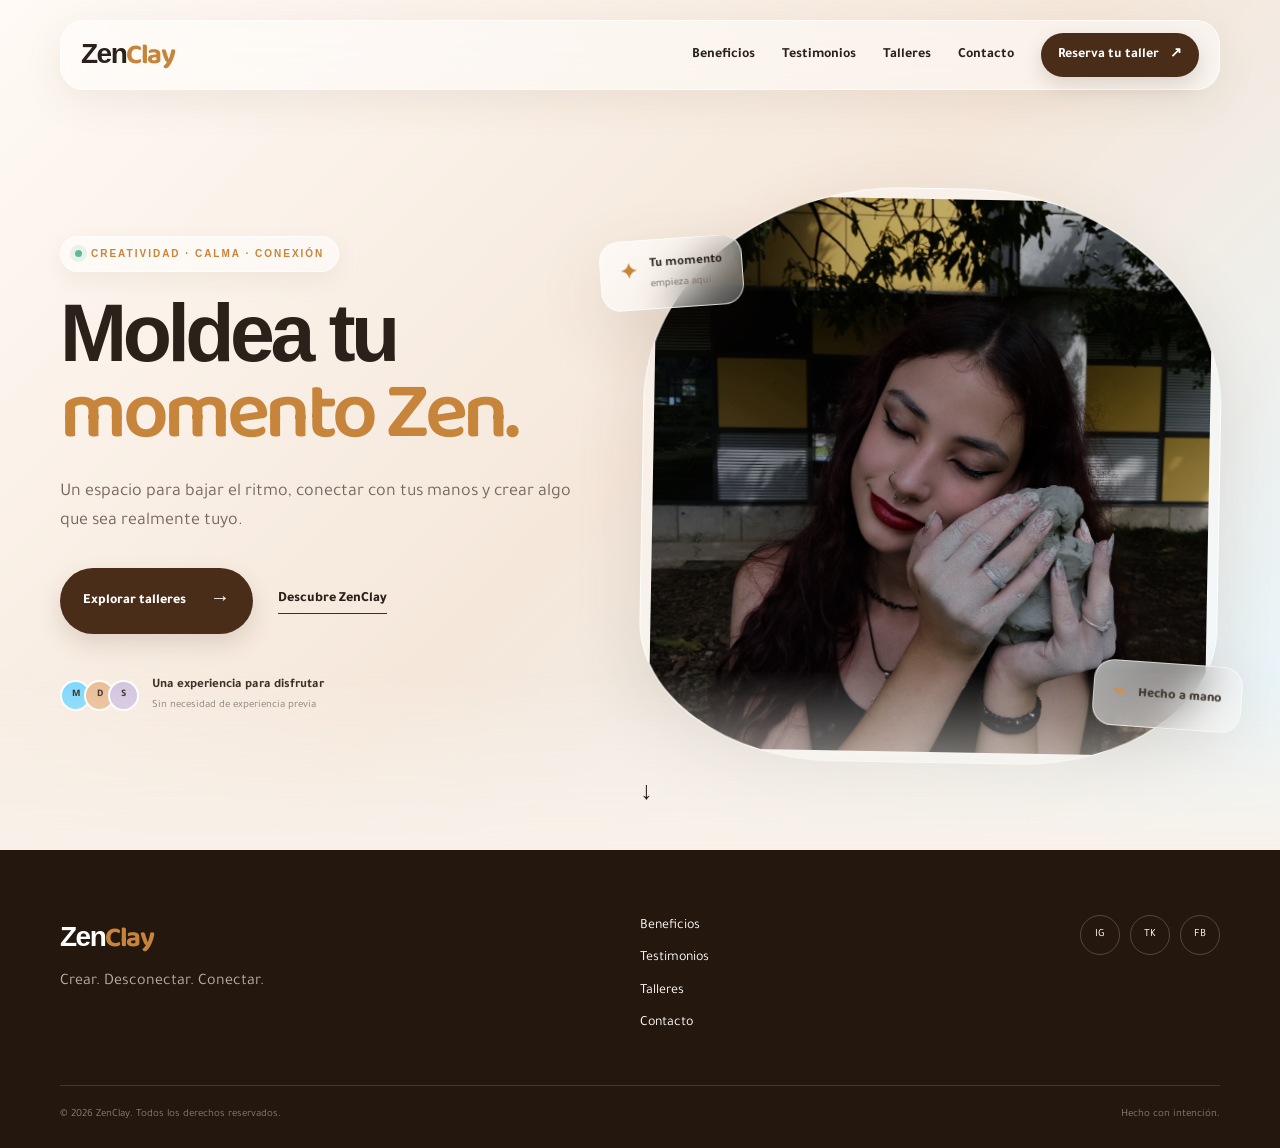
<file: index.html>
<!DOCTYPE html>
<html lang="es">
<head>
<meta charset="UTF-8"><meta name="viewport" content="width=device-width,initial-scale=1.0"><meta name="description" content="ZenClay — creatividad, calma y conexión a través de la arcilla."><meta name="theme-color" content="#4A2D18"><title>ZenClay | Crea tu momento Zen</title>
<link rel="preconnect" href="https://fonts.googleapis.com"><link rel="preconnect" href="https://fonts.gstatic.com" crossorigin><link href="https://fonts.googleapis.com/css2?family=Baloo+2:wght@500;600;700&family=SN+Pro:wght@400;500;600;700;800&family=Tajawal:wght@400;500;600;700&display=swap" rel="stylesheet"><link rel="stylesheet" href="styles.css"><link rel="stylesheet" href="pages.css">
</head>
<body><div class="ambient ambient-a"></div><div class="ambient ambient-b"></div><div class="ambient ambient-c"></div>
<header class="site-header"><nav class="nav container glass-nav"><a class="brand" href="index.html">Zen<span>Clay</span></a><button class="menu-toggle" aria-label="Abrir menú" aria-expanded="false"><span></span><span></span><span></span></button><div class="nav-links"><a href="beneficios.html">Beneficios</a><a href="testimonios.html">Testimonios</a><a href="talleres.html">Talleres</a><a href="contacto.html">Contacto</a><a class="nav-cta" href="https://docs.google.com/forms/d/e/1FAIpQLSdx0gw2LpzqbphvVLZJPczEP9-sL0578Ajd04peXm9g1NXulw/viewform" target="_blank" rel="noopener noreferrer">Reserva tu taller <span>↗</span></a></div></nav></header>
<main>
<section class="hero"><div class="container hero-grid"><div class="hero-copy reveal"><div class="glass-pill"><i></i> CREATIVIDAD · CALMA · CONEXIÓN</div><h1>Moldea tu <em>momento Zen.</em></h1><p class="hero-text">Un espacio para bajar el ritmo, conectar con tus manos y crear algo que sea realmente tuyo.</p><div class="hero-actions"><a class="button button-primary" href="talleres.html">Explorar talleres <span>→</span></a><a class="text-link" href="beneficios.html">Descubre ZenClay</a></div><div class="hero-trust"><div class="mini-avatars"><span>M</span><span>D</span><span>S</span></div><div><strong>Una experiencia para disfrutar</strong><small>Sin necesidad de experiencia previa</small></div></div></div><div class="hero-visual reveal delay-1"><div class="hero-photo glass-frame"><img src="fotos-20260903T170916Z-1-001/fotos/IMG_20250928_144037.jpg" alt="Experiencia ZenClay" fetchpriority="high"></div><div class="floating-card glass-card card-top"><b>✦</b><div><strong>Tu momento</strong><small>empieza aquí.</small></div></div><div class="floating-card glass-card card-bottom"><b>⌁</b> Hecho a mano</div></div></div><a class="scroll-indicator" href="talleres.html">↓</a></section>
</main>
<footer class="footer"><div class="container footer-main"><div><a class="brand footer-brand" href="index.html">Zen<span>Clay</span></a><p>Crear. Desconectar. Conectar.</p></div><div class="footer-links"><a href="beneficios.html">Beneficios</a><a href="testimonios.html">Testimonios</a><a href="talleres.html">Talleres</a><a href="contacto.html">Contacto</a></div><div class="socials"><a href="#" aria-label="Instagram">IG</a><a href="#" aria-label="TikTok">TK</a><a href="#" aria-label="Facebook">FB</a></div></div><div class="container footer-bottom"><span>© 2026 ZenClay. Todos los derechos reservados.</span><span>Hecho con intención.</span></div></footer>
<script src="script.js"></script></body></html>
</file>
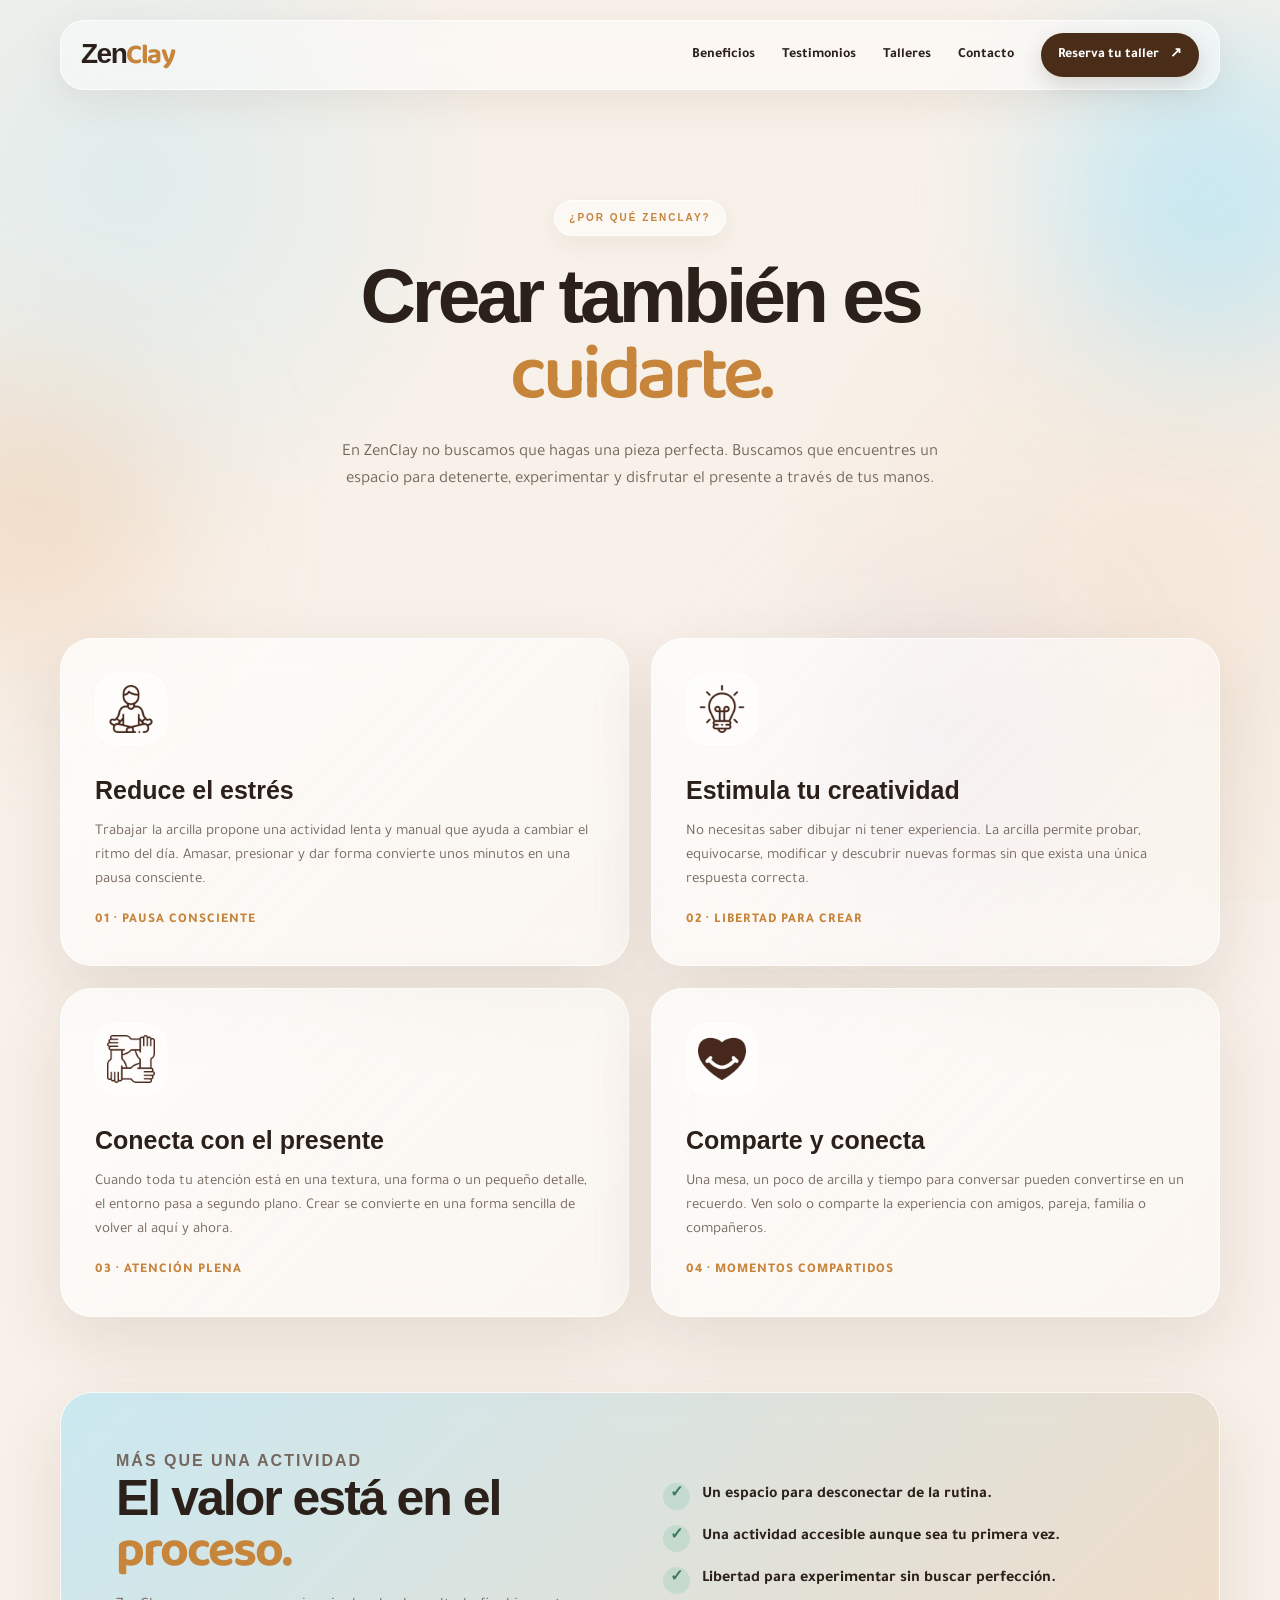
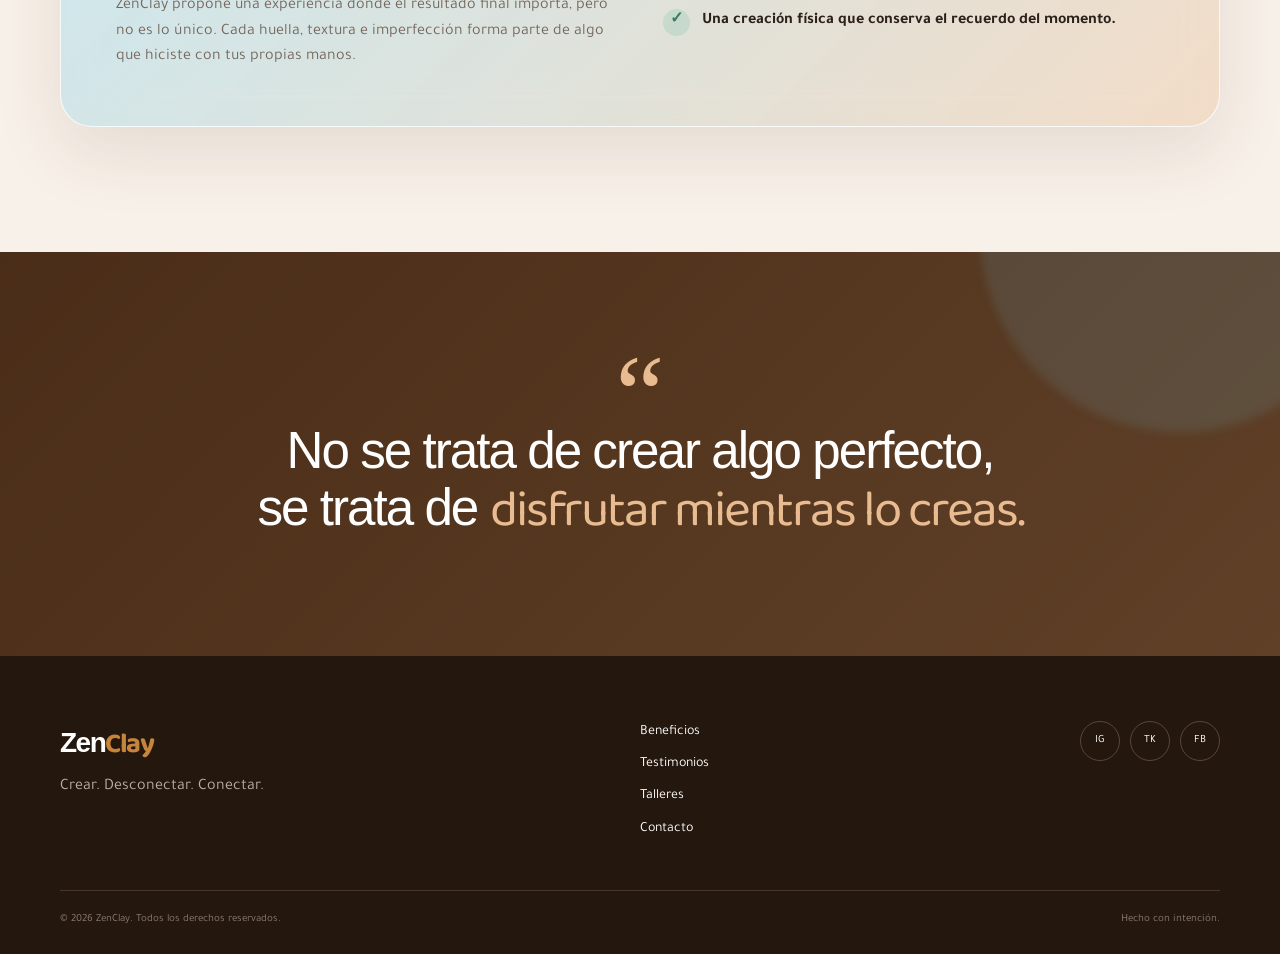
<file: beneficios.html>
<!DOCTYPE html>
<html lang="es">
<head>
<meta charset="UTF-8"><meta name="viewport" content="width=device-width,initial-scale=1.0"><meta name="description" content="Descubre cómo crear con arcilla puede convertirse en una pausa para ti."><title>ZenClay | Beneficios</title>
<link rel="preconnect" href="https://fonts.googleapis.com"><link rel="preconnect" href="https://fonts.gstatic.com" crossorigin><link href="https://fonts.googleapis.com/css2?family=Baloo+2:wght@500;600;700&family=SN+Pro:wght@400;500;600;700;800&family=Tajawal:wght@400;500;600;700&display=swap" rel="stylesheet"><link rel="stylesheet" href="styles.css"><link rel="stylesheet" href="pages.css">
</head><body><div class="ambient ambient-a"></div><div class="ambient ambient-b"></div><div class="ambient ambient-c"></div>
<header class="site-header"><nav class="nav container glass-nav"><a class="brand" href="index.html">Zen<span>Clay</span></a><button class="menu-toggle" aria-label="Abrir menú" aria-expanded="false"><span></span><span></span><span></span></button><div class="nav-links"><a class="active" href="beneficios.html">Beneficios</a><a href="testimonios.html">Testimonios</a><a href="talleres.html">Talleres</a><a href="contacto.html">Contacto</a><a class="nav-cta" href="https://docs.google.com/forms/d/e/1FAIpQLSdx0gw2LpzqbphvVLZJPczEP9-sL0578Ajd04peXm9g1NXulw/viewform" target="_blank" rel="noopener noreferrer">Reserva tu taller <span>↗</span></a></div></nav></header>
<main class="page-main">
<section class="page-hero"><div class="container"><div class="section-heading centered reveal"><div class="glass-pill">¿POR QUÉ ZENCLAY?</div><h1>Crear también es <em>cuidarte.</em></h1><p>En ZenClay no buscamos que hagas una pieza perfecta. Buscamos que encuentres un espacio para detenerte, experimentar y disfrutar el presente a través de tus manos.</p></div></div></section>
<section class="section" style="padding-top:20px"><div class="container"><div class="info-grid">
<article class="info-card glass-panel reveal"><div class="big-icon"><img src="imagenes-20260903T170916Z-1-001/imagenes/meditacion.png" alt="Meditación"></div><h3>Reduce el estrés</h3><p>Trabajar la arcilla propone una actividad lenta y manual que ayuda a cambiar el ritmo del día. Amasar, presionar y dar forma convierte unos minutos en una pausa consciente.</p><small>01 · PAUSA CONSCIENTE</small></article>
<article class="info-card glass-panel reveal delay-1"><div class="big-icon"><img src="imagenes-20260903T170916Z-1-001/imagenes/bombilla.png" alt="Creatividad"></div><h3>Estimula tu creatividad</h3><p>No necesitas saber dibujar ni tener experiencia. La arcilla permite probar, equivocarse, modificar y descubrir nuevas formas sin que exista una única respuesta correcta.</p><small>02 · LIBERTAD PARA CREAR</small></article>
<article class="info-card glass-panel reveal delay-2"><div class="big-icon"><img src="imagenes-20260903T170916Z-1-001/imagenes/unido.png" alt="Conexión"></div><h3>Conecta con el presente</h3><p>Cuando toda tu atención está en una textura, una forma o un pequeño detalle, el entorno pasa a segundo plano. Crear se convierte en una forma sencilla de volver al aquí y ahora.</p><small>03 · ATENCIÓN PLENA</small></article>
<article class="info-card glass-panel reveal"><div class="big-icon"><img src="imagenes-20260903T170916Z-1-001/imagenes/corazon-con-una-sonrisa.png" alt="Bienestar"></div><h3>Comparte y conecta</h3><p>Una mesa, un poco de arcilla y tiempo para conversar pueden convertirse en un recuerdo. Ven solo o comparte la experiencia con amigos, pareja, familia o compañeros.</p><small>04 · MOMENTOS COMPARTIDOS</small></article>
</div>
<div class="feature-strip glass-panel reveal"><div><p class="eyebrow">MÁS QUE UNA ACTIVIDAD</p><h2>El valor está en el <em>proceso.</em></h2><p style="margin-top:18px">ZenClay propone una experiencia donde el resultado final importa, pero no es lo único. Cada huella, textura e imperfección forma parte de algo que hiciste con tus propias manos.</p></div><div class="check-list"><div><b>✓</b><span>Un espacio para desconectar de la rutina.</span></div><div><b>✓</b><span>Una actividad accesible aunque sea tu primera vez.</span></div><div><b>✓</b><span>Libertad para experimentar sin buscar perfección.</span></div><div><b>✓</b><span>Una creación física que conserva el recuerdo del momento.</span></div></div></div></div></section>
<section class="quote-section"><div class="container quote-inner reveal"><span class="quote-mark">“</span><p>No se trata de crear algo perfecto,<br>se trata de <em>disfrutar mientras lo creas.</em></p></div></section>
</main><footer class="footer"><div class="container footer-main"><div><a class="brand footer-brand" href="index.html">Zen<span>Clay</span></a><p>Crear. Desconectar. Conectar.</p></div><div class="footer-links"><a href="beneficios.html">Beneficios</a><a href="testimonios.html">Testimonios</a><a href="talleres.html">Talleres</a><a href="contacto.html">Contacto</a></div><div class="socials"><a href="#" aria-label="Instagram">IG</a><a href="#" aria-label="TikTok">TK</a><a href="#" aria-label="Facebook">FB</a></div></div><div class="container footer-bottom"><span>© 2026 ZenClay. Todos los derechos reservados.</span><span>Hecho con intención.</span></div></footer><script src="script.js"></script></body></html>
</file>
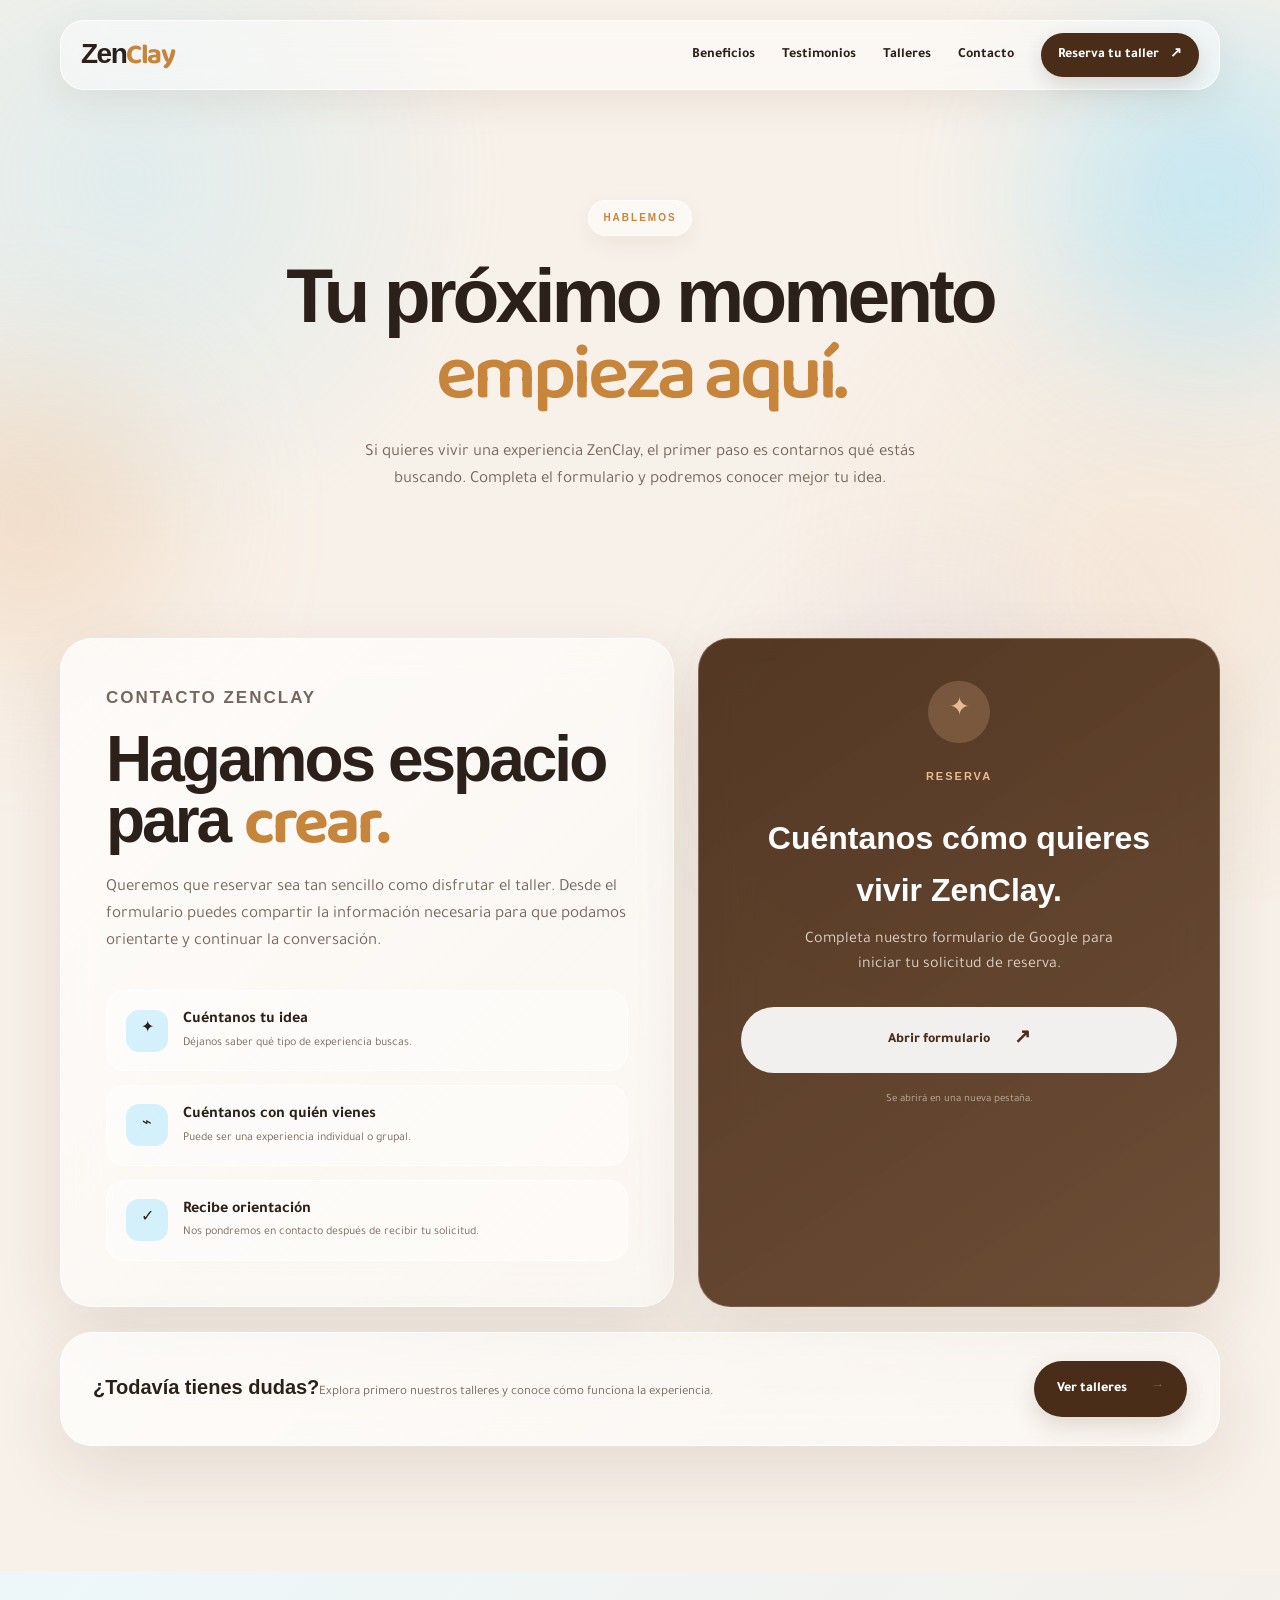
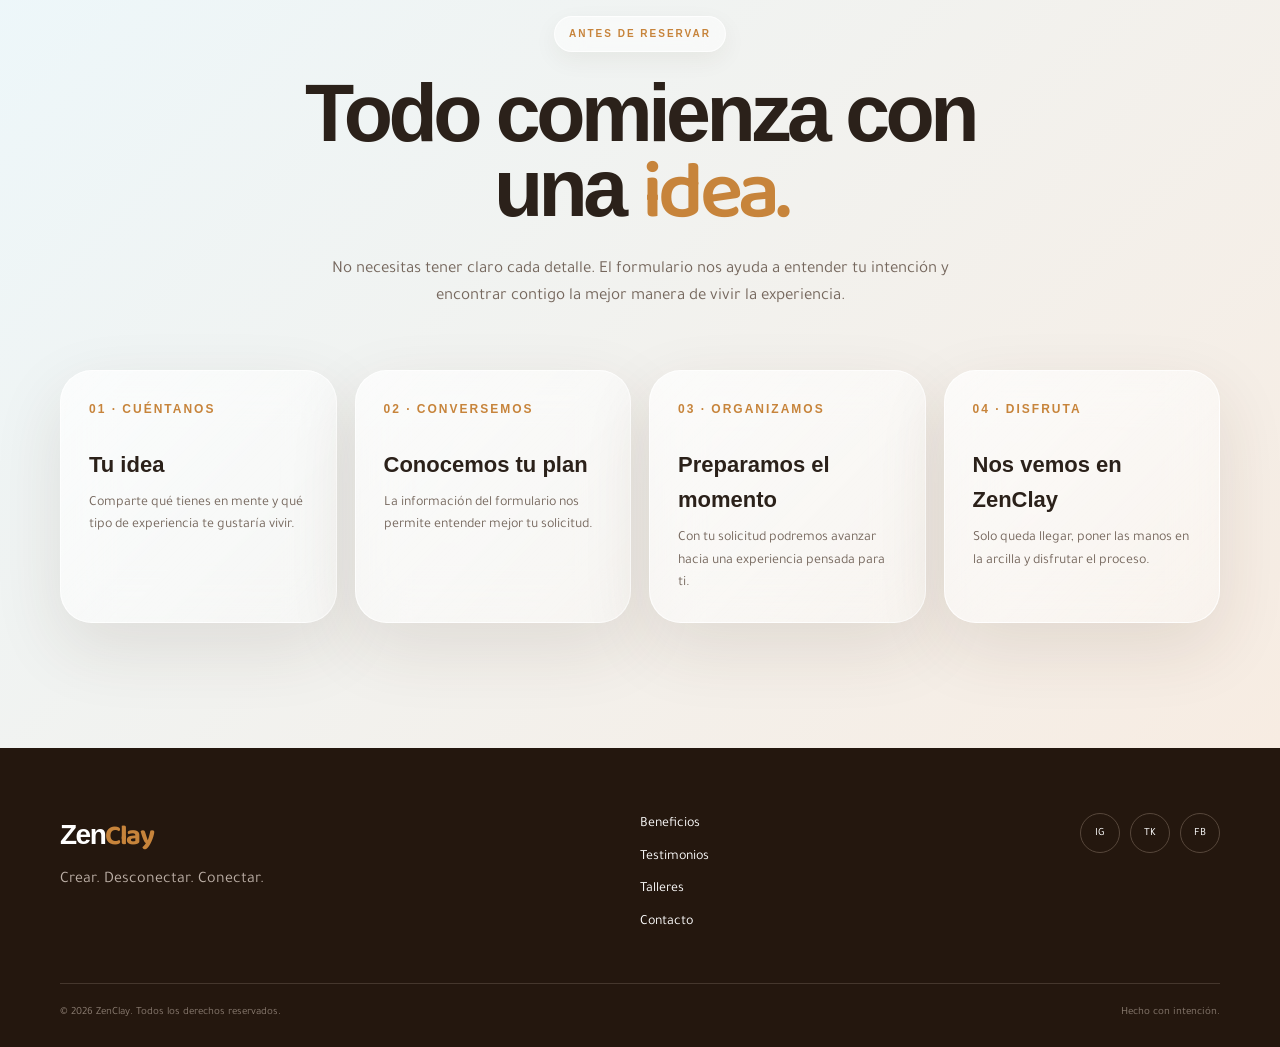
<file: contacto.html>
<!DOCTYPE html>
<html lang="es">
<head>
<meta charset="UTF-8"><meta name="viewport" content="width=device-width,initial-scale=1.0"><meta name="description" content="Contacta con ZenClay y reserva tu taller de arcilla."><title>ZenClay | Contacto</title>
<link rel="preconnect" href="https://fonts.googleapis.com"><link rel="preconnect" href="https://fonts.gstatic.com" crossorigin><link href="https://fonts.googleapis.com/css2?family=Baloo+2:wght@500;600;700&family=SN+Pro:wght@400;500;600;700;800&family=Tajawal:wght@400;500;600;700&display=swap" rel="stylesheet"><link rel="stylesheet" href="styles.css"><link rel="stylesheet" href="pages.css">
</head><body><div class="ambient ambient-a"></div><div class="ambient ambient-b"></div><div class="ambient ambient-c"></div>
<header class="site-header"><nav class="nav container glass-nav"><a class="brand" href="index.html">Zen<span>Clay</span></a><button class="menu-toggle" aria-label="Abrir menú" aria-expanded="false"><span></span><span></span><span></span></button><div class="nav-links"><a href="beneficios.html">Beneficios</a><a href="testimonios.html">Testimonios</a><a href="talleres.html">Talleres</a><a class="active" href="contacto.html">Contacto</a><a class="nav-cta" href="https://docs.google.com/forms/d/e/1FAIpQLSdx0gw2LpzqbphvVLZJPczEP9-sL0578Ajd04peXm9g1NXulw/viewform" target="_blank" rel="noopener noreferrer">Reserva tu taller <span>↗</span></a></div></nav></header>
<main class="page-main">
<section class="page-hero"><div class="container"><div class="section-heading centered reveal"><div class="glass-pill">HABLEMOS</div><h1>Tu próximo momento <em>empieza aquí.</em></h1><p>Si quieres vivir una experiencia ZenClay, el primer paso es contarnos qué estás buscando. Completa el formulario y podremos conocer mejor tu idea.</p></div></div></section>
<section class="section" style="padding-top:20px"><div class="container"><div class="contact-page-grid"><div class="contact-info glass-panel reveal"><p class="eyebrow">CONTACTO ZENCLAY</p><h1>Hagamos espacio para <em>crear.</em></h1><p>Queremos que reservar sea tan sencillo como disfrutar el taller. Desde el formulario puedes compartir la información necesaria para que podamos orientarte y continuar la conversación.</p><div class="contact-points"><div class="contact-point"><div class="icon">✦</div><div><strong>Cuéntanos tu idea</strong><span>Déjanos saber qué tipo de experiencia buscas.</span></div></div><div class="contact-point"><div class="icon">⌁</div><div><strong>Cuéntanos con quién vienes</strong><span>Puede ser una experiencia individual o grupal.</span></div></div><div class="contact-point"><div class="icon">✓</div><div><strong>Recibe orientación</strong><span>Nos pondremos en contacto después de recibir tu solicitud.</span></div></div></div></div>
<div class="form-card glass-panel reveal delay-1"><div class="contact-orb">✦</div><p class="eyebrow" style="color:var(--beige)">RESERVA</p><h2>Cuéntanos cómo quieres vivir ZenClay.</h2><p>Completa nuestro formulario de Google para iniciar tu solicitud de reserva.</p><a class="button button-light" href="https://docs.google.com/forms/d/e/1FAIpQLSdx0gw2LpzqbphvVLZJPczEP9-sL0578Ajd04peXm9g1NXulw/viewform" target="_blank" rel="noopener noreferrer">Abrir formulario <span>↗</span></a><p class="form-note">Se abrirá en una nueva pestaña.</p></div></div>
<div class="contact-banner glass-panel reveal"><div><strong>¿Todavía tienes dudas?</strong><span>Explora primero nuestros talleres y conoce cómo funciona la experiencia.</span></div><a class="button button-dark" href="talleres.html">Ver talleres <span>→</span></a></div></div></section>
<section class="section" style="padding-top:45px;background:linear-gradient(135deg,#edf7fa,#f7ece2)"><div class="container"><div class="section-heading centered reveal"><div class="glass-pill">ANTES DE RESERVAR</div><h2>Todo comienza con una <em>idea.</em></h2><p>No necesitas tener claro cada detalle. El formulario nos ayuda a entender tu intención y encontrar contigo la mejor manera de vivir la experiencia.</p></div><div class="process-grid"><article class="process-card glass-panel reveal"><span class="step">01 · CUÉNTANOS</span><h3>Tu idea</h3><p>Comparte qué tienes en mente y qué tipo de experiencia te gustaría vivir.</p></article><article class="process-card glass-panel reveal delay-1"><span class="step">02 · CONVERSEMOS</span><h3>Conocemos tu plan</h3><p>La información del formulario nos permite entender mejor tu solicitud.</p></article><article class="process-card glass-panel reveal delay-2"><span class="step">03 · ORGANIZAMOS</span><h3>Preparamos el momento</h3><p>Con tu solicitud podremos avanzar hacia una experiencia pensada para ti.</p></article><article class="process-card glass-panel reveal"><span class="step">04 · DISFRUTA</span><h3>Nos vemos en ZenClay</h3><p>Solo queda llegar, poner las manos en la arcilla y disfrutar el proceso.</p></article></div></div></section>
</main><footer class="footer"><div class="container footer-main"><div><a class="brand footer-brand" href="index.html">Zen<span>Clay</span></a><p>Crear. Desconectar. Conectar.</p></div><div class="footer-links"><a href="beneficios.html">Beneficios</a><a href="testimonios.html">Testimonios</a><a href="talleres.html">Talleres</a><a href="contacto.html">Contacto</a></div><div class="socials"><a href="#" aria-label="Instagram">IG</a><a href="#" aria-label="TikTok">TK</a><a href="#" aria-label="Facebook">FB</a></div></div><div class="container footer-bottom"><span>© 2026 ZenClay. Todos los derechos reservados.</span><span>Hecho con intención.</span></div></footer><script src="script.js"></script></body></html>
</file>
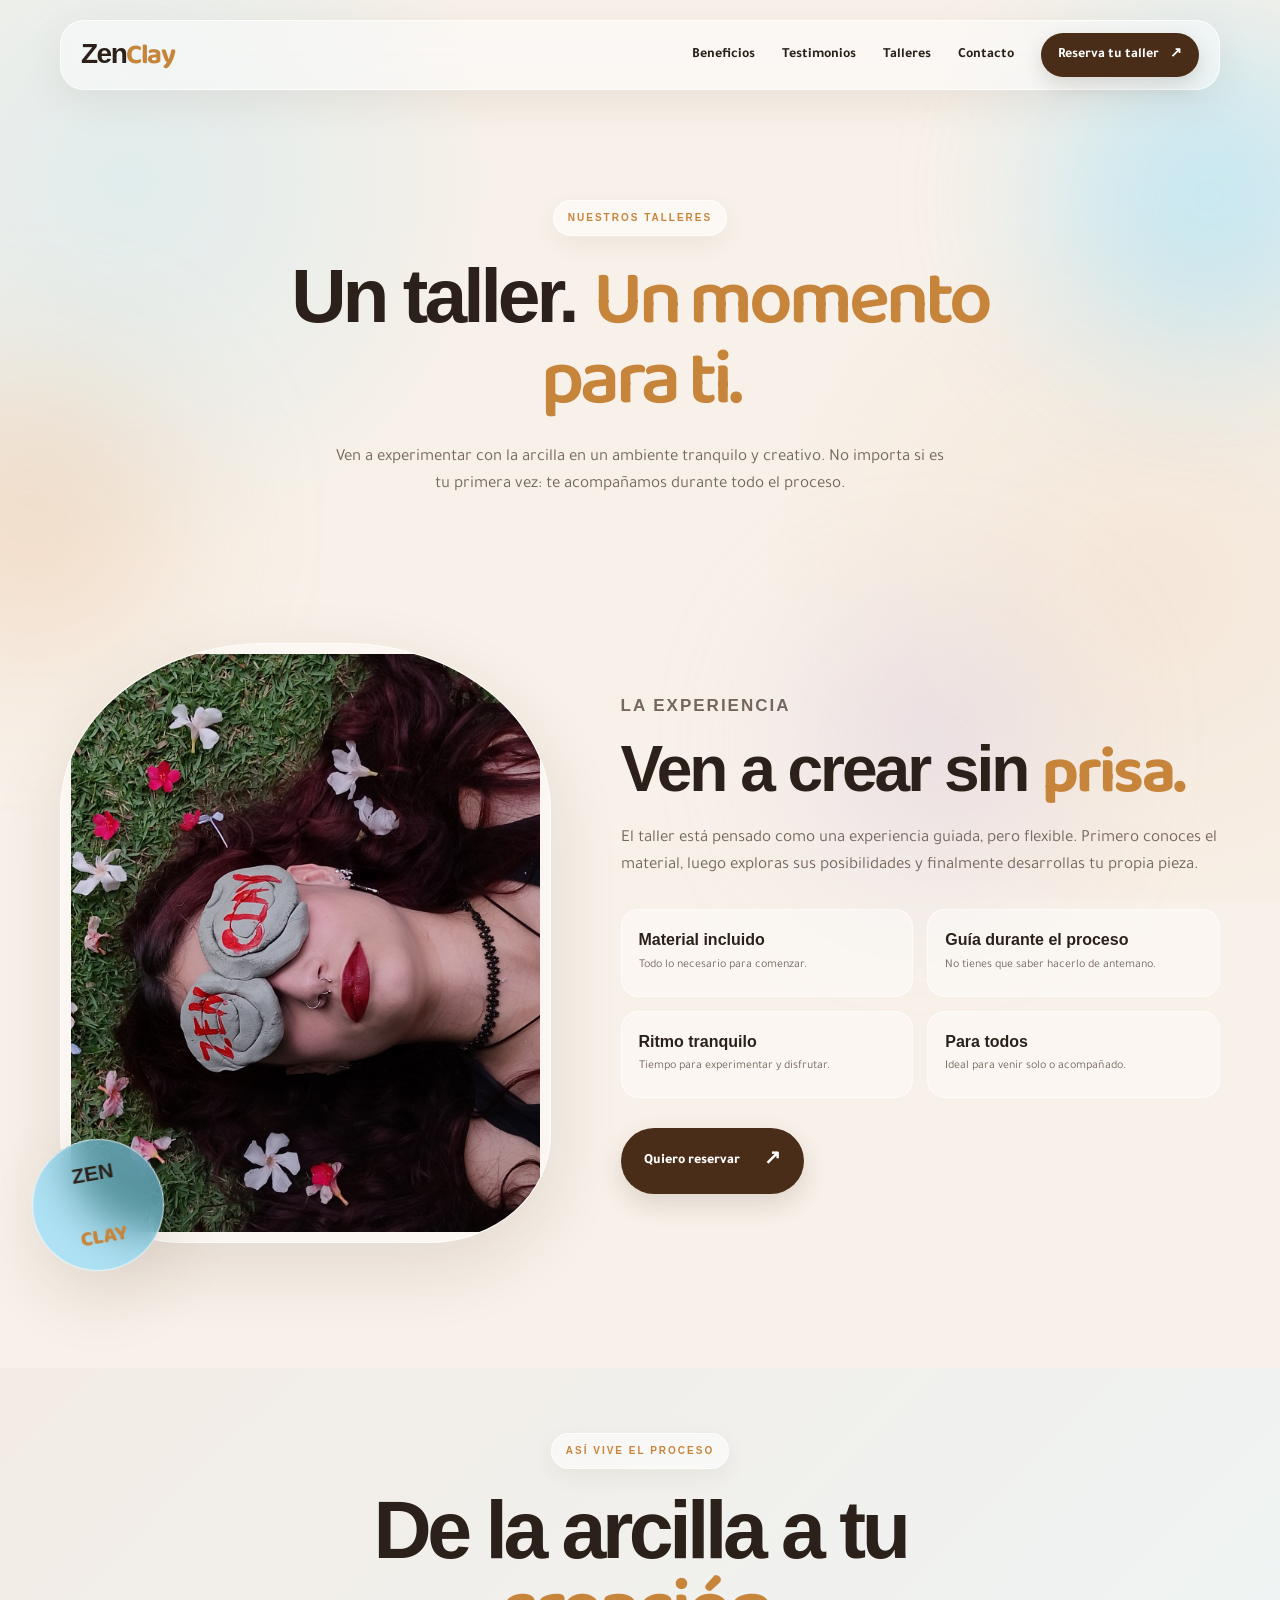
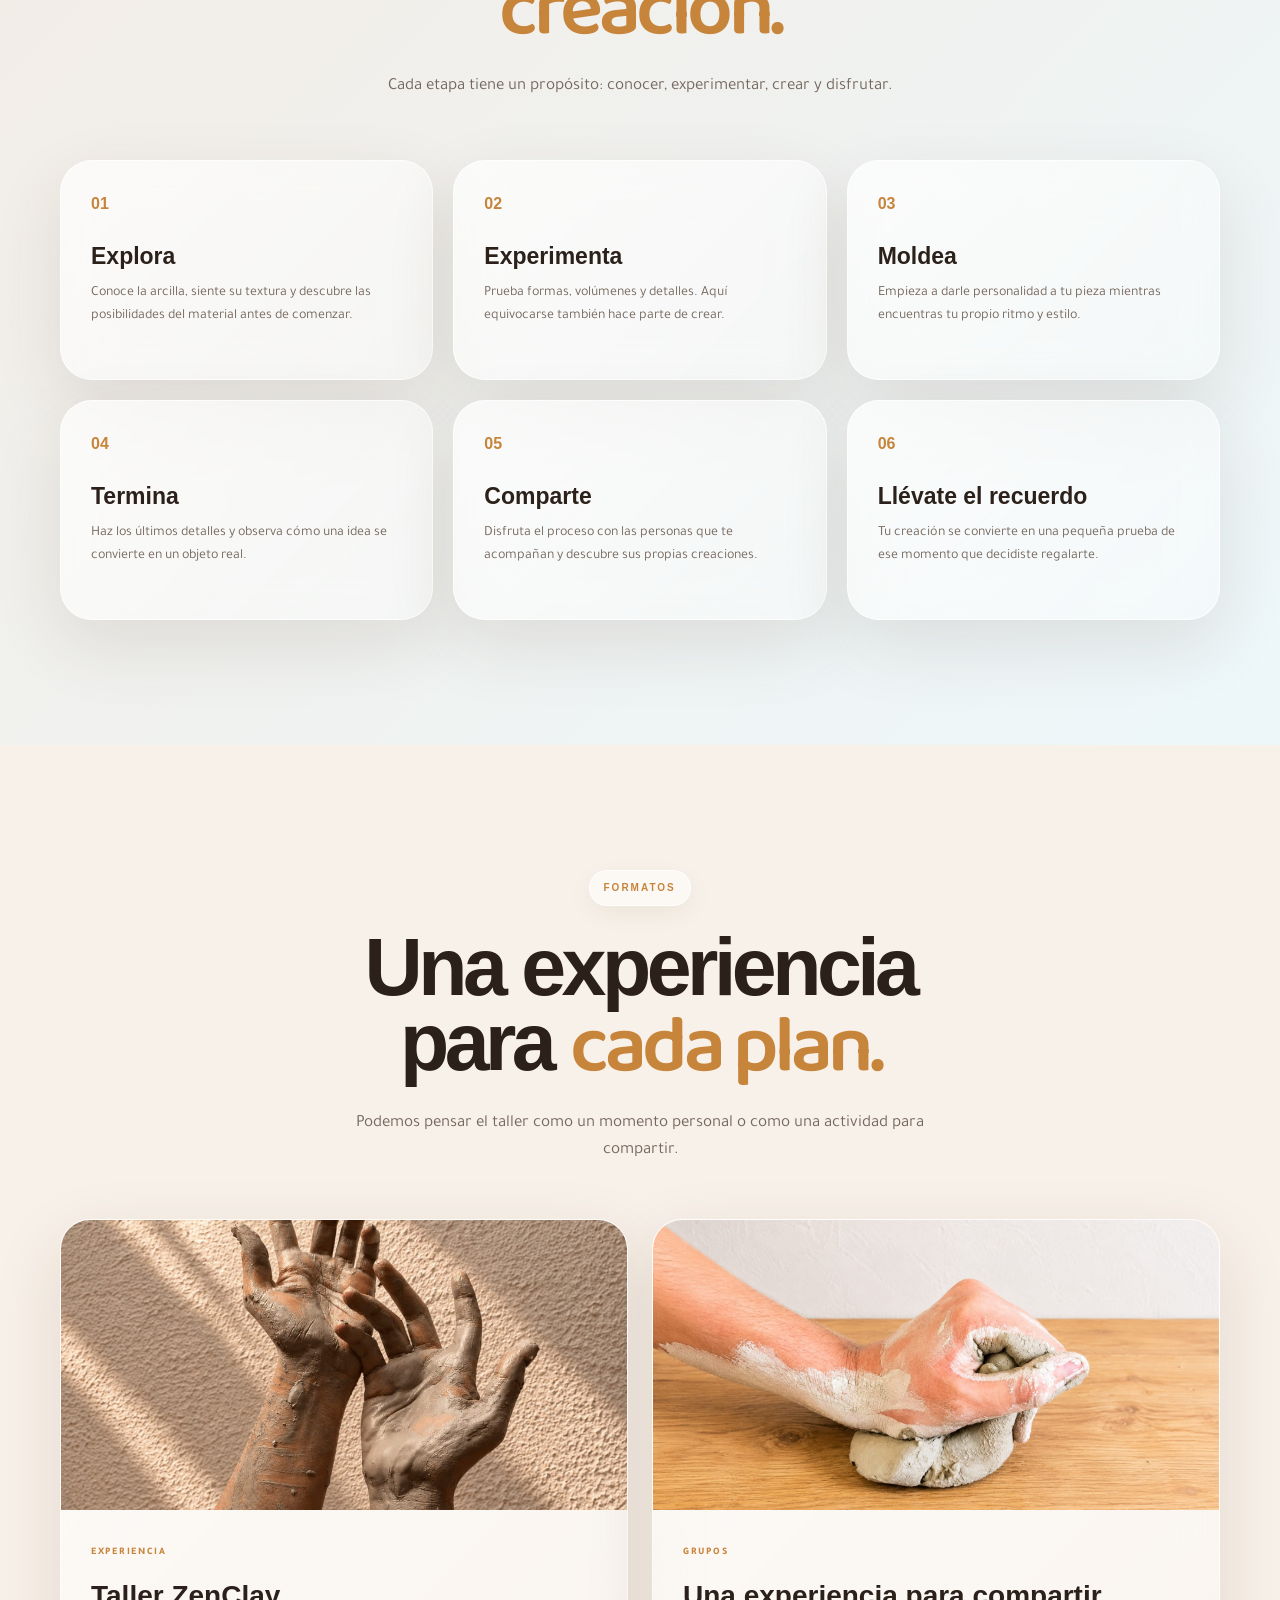
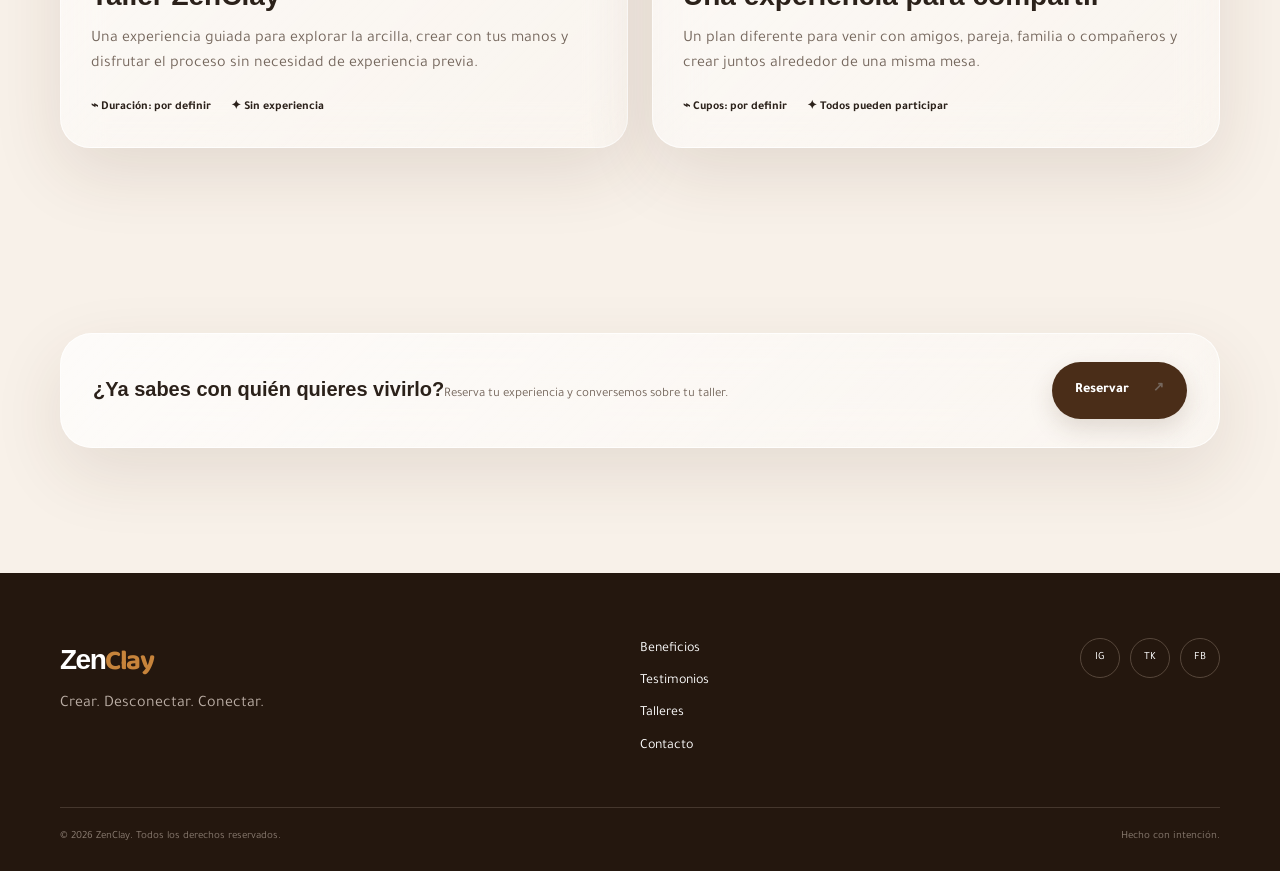
<file: talleres.html>
<!DOCTYPE html>
<html lang="es">
<head>
<meta charset="UTF-8"><meta name="viewport" content="width=device-width,initial-scale=1.0"><meta name="description" content="Descubre las experiencias y talleres de ZenClay."><title>ZenClay | Talleres</title>
<link rel="preconnect" href="https://fonts.googleapis.com"><link rel="preconnect" href="https://fonts.gstatic.com" crossorigin><link href="https://fonts.googleapis.com/css2?family=Baloo+2:wght@500;600;700&family=SN+Pro:wght@400;500;600;700;800&family=Tajawal:wght@400;500;600;700&display=swap" rel="stylesheet"><link rel="stylesheet" href="styles.css"><link rel="stylesheet" href="pages.css">
</head><body><div class="ambient ambient-a"></div><div class="ambient ambient-b"></div><div class="ambient ambient-c"></div>
<header class="site-header"><nav class="nav container glass-nav"><a class="brand" href="index.html">Zen<span>Clay</span></a><button class="menu-toggle" aria-label="Abrir menú" aria-expanded="false"><span></span><span></span><span></span></button><div class="nav-links"><a href="beneficios.html">Beneficios</a><a href="testimonios.html">Testimonios</a><a class="active" href="talleres.html">Talleres</a><a href="contacto.html">Contacto</a><a class="nav-cta" href="https://docs.google.com/forms/d/e/1FAIpQLSdx0gw2LpzqbphvVLZJPczEP9-sL0578Ajd04peXm9g1NXulw/viewform" target="_blank" rel="noopener noreferrer">Reserva tu taller <span>↗</span></a></div></nav></header>
<main class="page-main">
<section class="page-hero"><div class="container"><div class="section-heading centered reveal"><div class="glass-pill">NUESTROS TALLERES</div><h1>Un taller. <em>Un momento para ti.</em></h1><p>Ven a experimentar con la arcilla en un ambiente tranquilo y creativo. No importa si es tu primera vez: te acompañamos durante todo el proceso.</p></div></div></section>
<section class="section" style="padding-top:20px"><div class="container"><div class="workshop-intro"><div class="workshop-visual reveal"><div class="workshop-photo glass-frame"><img src="fotos-20260903T170916Z-1-001/fotos/IMG_20250928_142935.jpg" alt="Taller ZenClay" loading="lazy"></div><div class="clay-sticker glass-card">ZEN<br><span>CLAY</span></div></div><div class="reveal delay-1"><p class="eyebrow">LA EXPERIENCIA</p><h1>Ven a crear sin <em>prisa.</em></h1><p>El taller está pensado como una experiencia guiada, pero flexible. Primero conoces el material, luego exploras sus posibilidades y finalmente desarrollas tu propia pieza.</p><div class="benefit-points"><div><strong>Material incluido</strong><span>Todo lo necesario para comenzar.</span></div><div><strong>Guía durante el proceso</strong><span>No tienes que saber hacerlo de antemano.</span></div><div><strong>Ritmo tranquilo</strong><span>Tiempo para experimentar y disfrutar.</span></div><div><strong>Para todos</strong><span>Ideal para venir solo o acompañado.</span></div></div><a class="button button-dark" href="https://docs.google.com/forms/d/e/1FAIpQLSdx0gw2LpzqbphvVLZJPczEP9-sL0578Ajd04peXm9g1NXulw/viewform" target="_blank" rel="noopener noreferrer">Quiero reservar <span>↗</span></a></div></div></div></section>
<section class="section" style="padding-top:65px;background:linear-gradient(135deg,#f3ece5,#edf7fa)"><div class="container"><div class="section-heading centered reveal"><div class="glass-pill">ASÍ VIVE EL PROCESO</div><h2>De la arcilla a tu <em>creación.</em></h2><p>Cada etapa tiene un propósito: conocer, experimentar, crear y disfrutar.</p></div><div class="workshop-detail-grid"><article class="detail-card glass-panel reveal"><span class="detail-num">01</span><h3>Explora</h3><p>Conoce la arcilla, siente su textura y descubre las posibilidades del material antes de comenzar.</p></article><article class="detail-card glass-panel reveal delay-1"><span class="detail-num">02</span><h3>Experimenta</h3><p>Prueba formas, volúmenes y detalles. Aquí equivocarse también hace parte de crear.</p></article><article class="detail-card glass-panel reveal delay-2"><span class="detail-num">03</span><h3>Moldea</h3><p>Empieza a darle personalidad a tu pieza mientras encuentras tu propio ritmo y estilo.</p></article><article class="detail-card glass-panel reveal"><span class="detail-num">04</span><h3>Termina</h3><p>Haz los últimos detalles y observa cómo una idea se convierte en un objeto real.</p></article><article class="detail-card glass-panel reveal delay-1"><span class="detail-num">05</span><h3>Comparte</h3><p>Disfruta el proceso con las personas que te acompañan y descubre sus propias creaciones.</p></article><article class="detail-card glass-panel reveal delay-2"><span class="detail-num">06</span><h3>Llévate el recuerdo</h3><p>Tu creación se convierte en una pequeña prueba de ese momento que decidiste regalarte.</p></article></div></div></section>
<section class="section"><div class="container"><div class="section-heading centered reveal"><div class="glass-pill">FORMATOS</div><h2>Una experiencia para <em>cada plan.</em></h2><p>Podemos pensar el taller como un momento personal o como una actividad para compartir.</p></div><div class="workshop-cards"><article class="workshop-card glass-card reveal"><div class="card-image"><img src="fotos-20260903T170916Z-1-001/fotos/1000484330.jpg" alt="Pieza y proceso de ZenClay" loading="lazy"></div><div class="workshop-card-content"><span class="tag">EXPERIENCIA</span><h3>Taller ZenClay</h3><p>Una experiencia guiada para explorar la arcilla, crear con tus manos y disfrutar el proceso sin necesidad de experiencia previa.</p><div class="meta"><span>⌁ Duración: por definir</span><span>✦ Sin experiencia</span></div></div></article><article class="workshop-card glass-card reveal delay-1"><div class="card-image"><img src="fotos-20260903T170916Z-1-001/fotos/WhatsApp Image 2026-09-02 at 7.34.34 PM.jpeg" alt="Experiencia para compartir" loading="lazy"></div><div class="workshop-card-content"><span class="tag">GRUPOS</span><h3>Una experiencia para compartir</h3><p>Un plan diferente para venir con amigos, pareja, familia o compañeros y crear juntos alrededor de una misma mesa.</p><div class="meta"><span>⌁ Cupos: por definir</span><span>✦ Todos pueden participar</span></div></div></article></div></div></section>
<section class="section" style="padding-top:35px"><div class="container glass-panel contact-banner reveal"><div><strong>¿Ya sabes con quién quieres vivirlo?</strong><span>Reserva tu experiencia y conversemos sobre tu taller.</span></div><a class="button button-dark" href="https://docs.google.com/forms/d/e/1FAIpQLSdx0gw2LpzqbphvVLZJPczEP9-sL0578Ajd04peXm9g1NXulw/viewform" target="_blank" rel="noopener noreferrer">Reservar <span>↗</span></a></div></section>
</main><footer class="footer"><div class="container footer-main"><div><a class="brand footer-brand" href="index.html">Zen<span>Clay</span></a><p>Crear. Desconectar. Conectar.</p></div><div class="footer-links"><a href="beneficios.html">Beneficios</a><a href="testimonios.html">Testimonios</a><a href="talleres.html">Talleres</a><a href="contacto.html">Contacto</a></div><div class="socials"><a href="#" aria-label="Instagram">IG</a><a href="#" aria-label="TikTok">TK</a><a href="#" aria-label="Facebook">FB</a></div></div><div class="container footer-bottom"><span>© 2026 ZenClay. Todos los derechos reservados.</span><span>Hecho con intención.</span></div></footer><script src="script.js"></script></body></html>
</file>
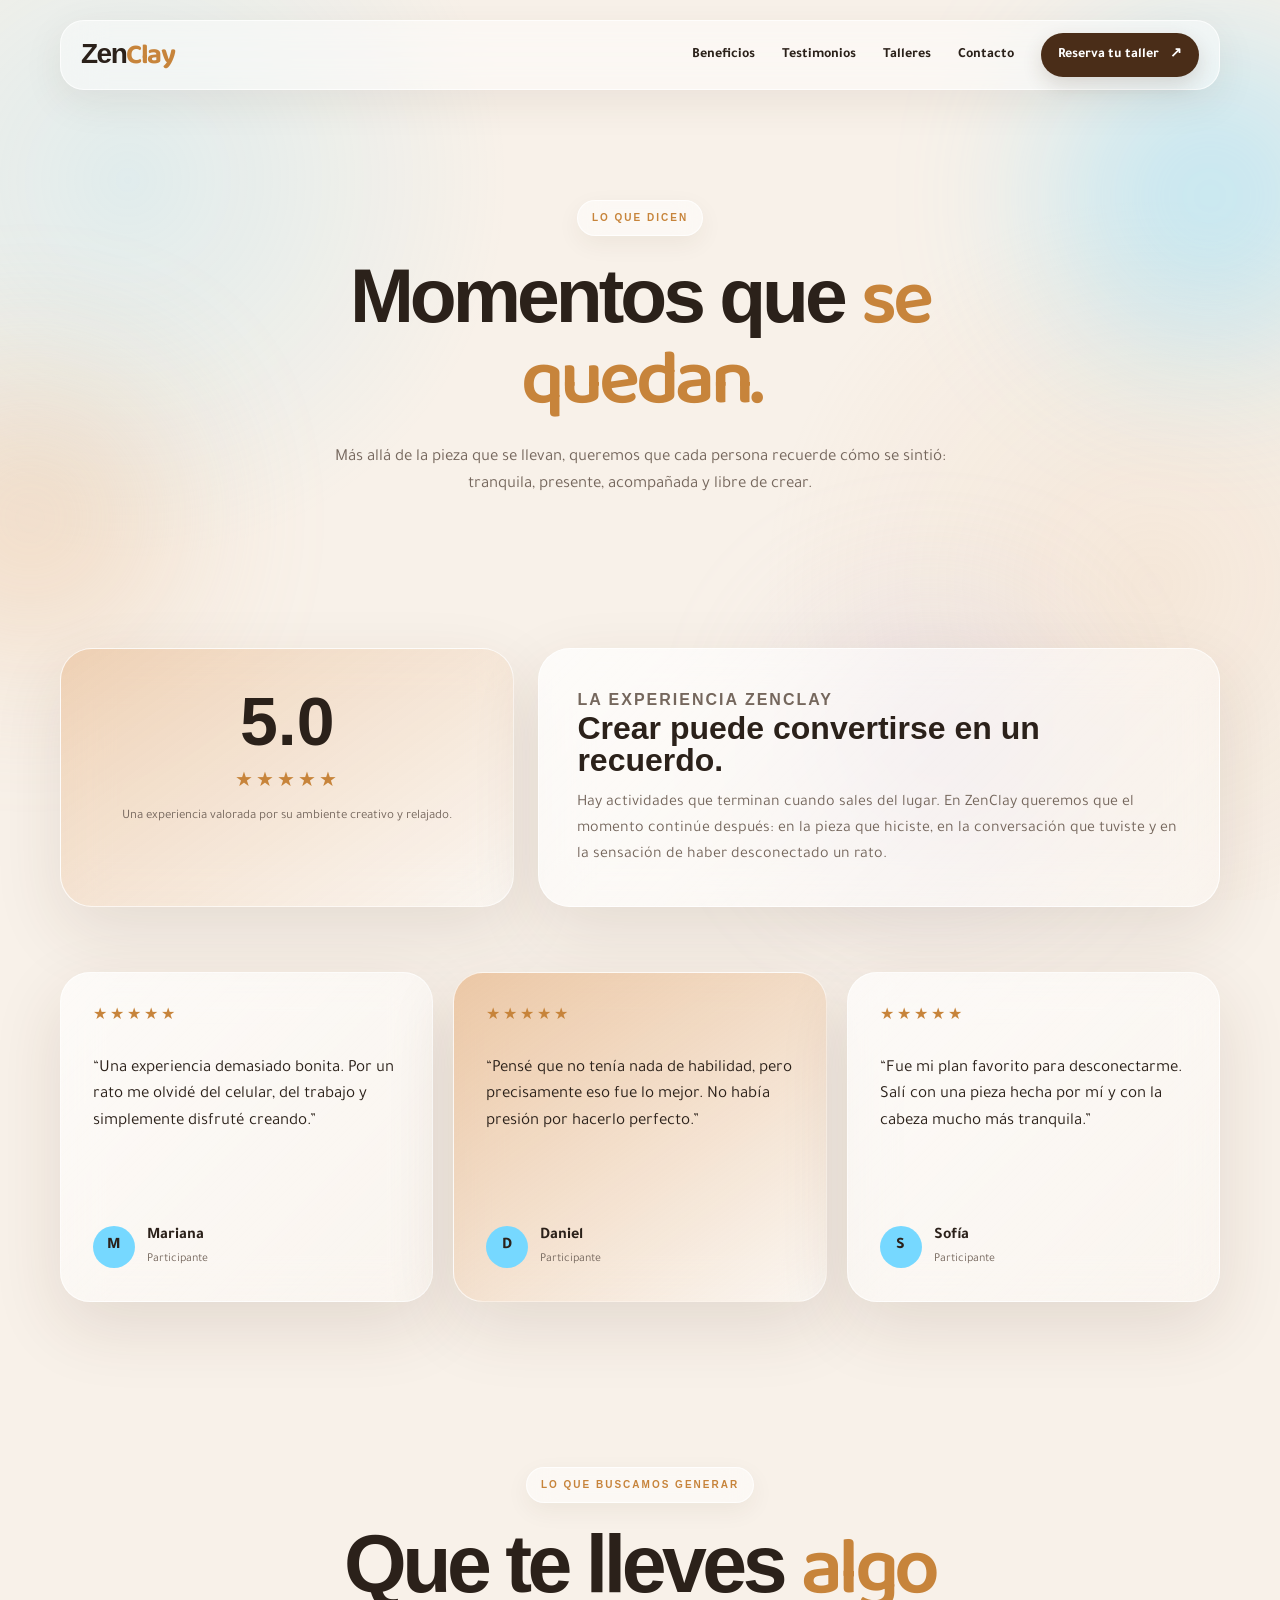
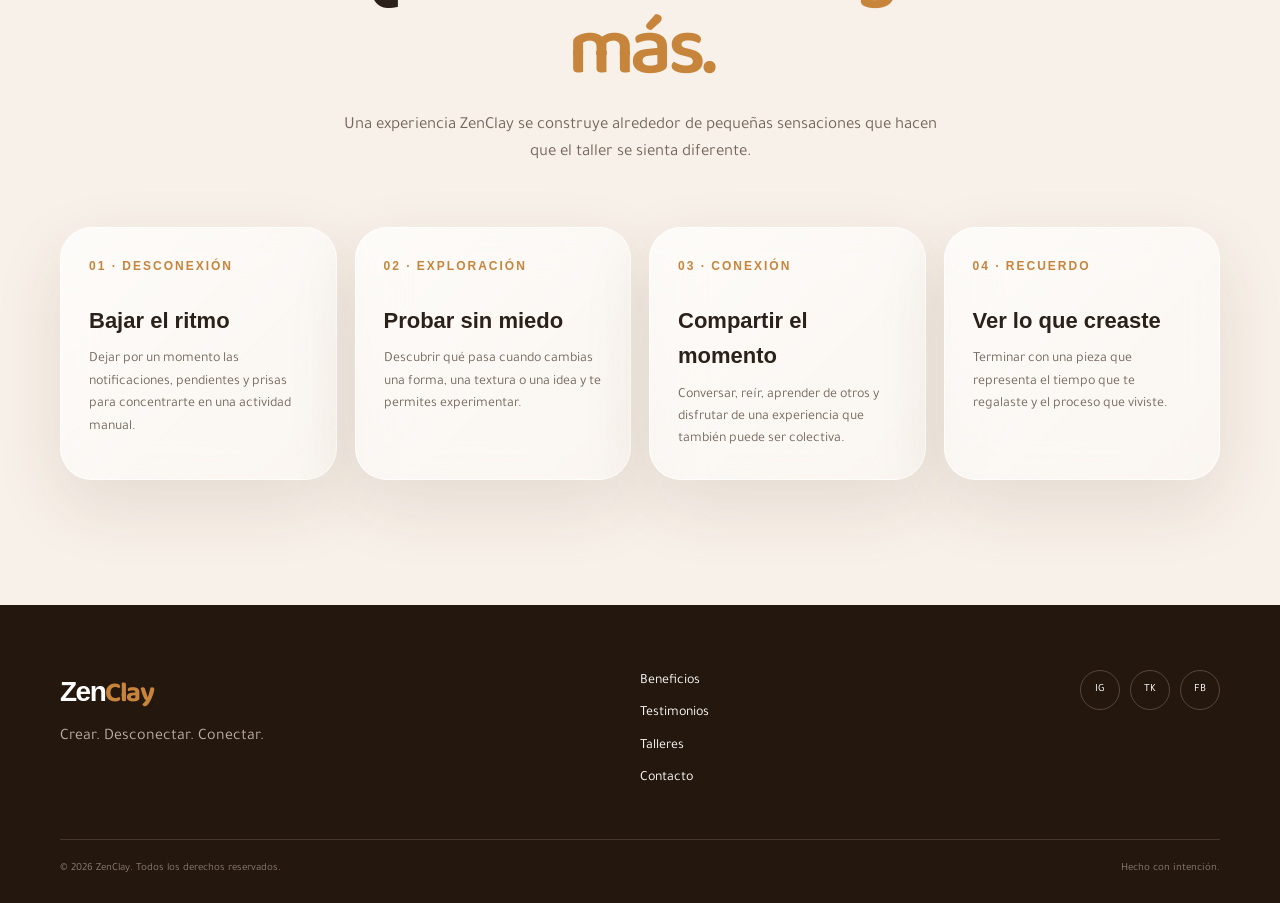
<file: testimonios.html>
<!DOCTYPE html>
<html lang="es">
<head>
<meta charset="UTF-8"><meta name="viewport" content="width=device-width,initial-scale=1.0"><meta name="description" content="Conoce lo que dicen quienes han vivido una experiencia ZenClay."><title>ZenClay | Testimonios</title>
<link rel="preconnect" href="https://fonts.googleapis.com"><link rel="preconnect" href="https://fonts.gstatic.com" crossorigin><link href="https://fonts.googleapis.com/css2?family=Baloo+2:wght@500;600;700&family=SN+Pro:wght@400;500;600;700;800&family=Tajawal:wght@400;500;600;700&display=swap" rel="stylesheet"><link rel="stylesheet" href="styles.css"><link rel="stylesheet" href="pages.css">
</head><body><div class="ambient ambient-a"></div><div class="ambient ambient-b"></div><div class="ambient ambient-c"></div>
<header class="site-header"><nav class="nav container glass-nav"><a class="brand" href="index.html">Zen<span>Clay</span></a><button class="menu-toggle" aria-label="Abrir menú" aria-expanded="false"><span></span><span></span><span></span></button><div class="nav-links"><a href="beneficios.html">Beneficios</a><a class="active" href="testimonios.html">Testimonios</a><a href="talleres.html">Talleres</a><a href="contacto.html">Contacto</a><a class="nav-cta" href="https://docs.google.com/forms/d/e/1FAIpQLSdx0gw2LpzqbphvVLZJPczEP9-sL0578Ajd04peXm9g1NXulw/viewform" target="_blank" rel="noopener noreferrer">Reserva tu taller <span>↗</span></a></div></nav></header>
<main class="page-main">
<section class="page-hero"><div class="container"><div class="section-heading centered reveal"><div class="glass-pill">LO QUE DICEN</div><h1>Momentos que <em>se quedan.</em></h1><p>Más allá de la pieza que se llevan, queremos que cada persona recuerde cómo se sintió: tranquila, presente, acompañada y libre de crear.</p></div></div></section>
<section class="section" style="padding-top:25px"><div class="container"><div class="testimonial-summary"><div class="rating-card glass-panel reveal"><div class="rating-number">5.0</div><div class="stars">★★★★★</div><p>Una experiencia valorada por su ambiente creativo y relajado.</p></div><div class="story-card glass-panel reveal delay-1"><p class="eyebrow">LA EXPERIENCIA ZENCLAY</p><h2>Crear puede convertirse en un recuerdo.</h2><p>Hay actividades que terminan cuando sales del lugar. En ZenClay queremos que el momento continúe después: en la pieza que hiciste, en la conversación que tuviste y en la sensación de haber desconectado un rato.</p></div></div>
<div class="testimonial-grid">
<article class="testimonial-card glass-card reveal"><div class="stars">★★★★★</div><p>“Una experiencia demasiado bonita. Por un rato me olvidé del celular, del trabajo y simplemente disfruté creando.”</p><div class="person"><div class="avatar">M</div><div><strong>Mariana</strong><span>Participante</span></div></div></article>
<article class="testimonial-card featured glass-card reveal delay-1"><div class="stars">★★★★★</div><p>“Pensé que no tenía nada de habilidad, pero precisamente eso fue lo mejor. No había presión por hacerlo perfecto.”</p><div class="person"><div class="avatar">D</div><div><strong>Daniel</strong><span>Participante</span></div></div></article>
<article class="testimonial-card glass-card reveal delay-2"><div class="stars">★★★★★</div><p>“Fue mi plan favorito para desconectarme. Salí con una pieza hecha por mí y con la cabeza mucho más tranquila.”</p><div class="person"><div class="avatar">S</div><div><strong>Sofía</strong><span>Participante</span></div></div></article></div></div></section>
<section class="section" style="padding-top:40px"><div class="container"><div class="section-heading centered reveal"><div class="glass-pill">LO QUE BUSCAMOS GENERAR</div><h2>Que te lleves <em>algo más.</em></h2><p>Una experiencia ZenClay se construye alrededor de pequeñas sensaciones que hacen que el taller se sienta diferente.</p></div><div class="process-grid"><article class="process-card glass-panel reveal"><span class="step">01 · DESCONEXIÓN</span><h3>Bajar el ritmo</h3><p>Dejar por un momento las notificaciones, pendientes y prisas para concentrarte en una actividad manual.</p></article><article class="process-card glass-panel reveal delay-1"><span class="step">02 · EXPLORACIÓN</span><h3>Probar sin miedo</h3><p>Descubrir qué pasa cuando cambias una forma, una textura o una idea y te permites experimentar.</p></article><article class="process-card glass-panel reveal delay-2"><span class="step">03 · CONEXIÓN</span><h3>Compartir el momento</h3><p>Conversar, reír, aprender de otros y disfrutar de una experiencia que también puede ser colectiva.</p></article><article class="process-card glass-panel reveal"><span class="step">04 · RECUERDO</span><h3>Ver lo que creaste</h3><p>Terminar con una pieza que representa el tiempo que te regalaste y el proceso que viviste.</p></article></div></div></section>
</main><footer class="footer"><div class="container footer-main"><div><a class="brand footer-brand" href="index.html">Zen<span>Clay</span></a><p>Crear. Desconectar. Conectar.</p></div><div class="footer-links"><a href="beneficios.html">Beneficios</a><a href="testimonios.html">Testimonios</a><a href="talleres.html">Talleres</a><a href="contacto.html">Contacto</a></div><div class="socials"><a href="#" aria-label="Instagram">IG</a><a href="#" aria-label="TikTok">TK</a><a href="#" aria-label="Facebook">FB</a></div></div><div class="container footer-bottom"><span>© 2026 ZenClay. Todos los derechos reservados.</span><span>Hecho con intención.</span></div></footer><script src="script.js"></script></body></html>
</file>
<file: styles.css>
:root{--sky:#76D8FF;--beige:#E8BB91;--brown:#C7843B;--dark:#4A2D18;--lilac:#D1C3E0;--green:#5EBA96;--white:#FFFDF9;--ink:#2B211A;--muted:#75675D;--radius:30px;--shadow:0 24px 70px rgba(74,45,24,.12);--glass:rgba(255,255,255,.48);--line:rgba(255,255,255,.68)}*{box-sizing:border-box;margin:0;padding:0}html{scroll-behavior:smooth}body{font-family:'Tajawal',sans-serif;background:#f8f1e9;color:var(--ink);line-height:1.6;overflow-x:hidden}body:before{content:'';position:fixed;inset:0;pointer-events:none;background:radial-gradient(circle at 10% 20%,rgba(118,216,255,.18),transparent 28%),radial-gradient(circle at 90% 65%,rgba(232,187,145,.18),transparent 30%);z-index:-2}a{text-decoration:none;color:inherit}.container{width:min(1160px,calc(100% - 48px));margin:auto}.ambient{position:fixed;border-radius:50%;filter:blur(80px);opacity:.38;z-index:-1;pointer-events:none}.ambient-a{width:320px;height:320px;background:var(--sky);top:4%;right:-90px}.ambient-b{width:280px;height:280px;background:var(--beige);top:42%;left:-110px}.ambient-c{width:240px;height:240px;background:var(--lilac);bottom:4%;right:18%}.glass-card{background:linear-gradient(135deg,rgba(255,255,255,.66),rgba(255,255,255,.28));border:1px solid var(--line);box-shadow:var(--shadow);backdrop-filter:blur(22px);-webkit-backdrop-filter:blur(22px)}.site-header{position:absolute;z-index:20;top:20px;left:0;width:100%}.glass-nav{height:70px;padding:0 20px;border-radius:24px;background:rgba(255,255,255,.46);border:1px solid rgba(255,255,255,.7);backdrop-filter:blur(20px);-webkit-backdrop-filter:blur(20px);box-shadow:0 12px 40px rgba(74,45,24,.08);display:flex;align-items:center;justify-content:space-between}.brand{font-family:'SN Pro',sans-serif;font-size:28px;font-weight:800;letter-spacing:-1.5px}.brand span{font-family:'Baloo 2',sans-serif;font-weight:700;color:var(--brown)}.nav-links{display:flex;align-items:center;gap:27px;font-size:14px;font-weight:700}.nav-links a{transition:.25s}.nav-links a:hover{color:var(--brown);transform:translateY(-1px)}.nav-cta{padding:11px 17px;border-radius:999px;background:var(--dark);color:#fff!important;box-shadow:0 8px 20px rgba(74,45,24,.16)}.nav-cta span{margin-left:8px}.menu-toggle{display:none;border:0;background:none;width:38px;cursor:pointer}.menu-toggle span{display:block;height:2px;background:var(--dark);margin:6px 0}.hero{min-height:850px;position:relative;display:flex;align-items:center;overflow:hidden;background:linear-gradient(135deg,#fffaf5 0%,#f5e7da 52%,#e8f8ff 100%)}.hero:after{content:'';position:absolute;inset:auto 0 0;height:180px;background:linear-gradient(transparent,#f8f1e9);pointer-events:none}.hero-grid{display:grid;grid-template-columns:.94fr 1.06fr;gap:70px;align-items:center;padding-top:100px}.glass-pill{display:inline-flex;align-items:center;gap:9px;padding:9px 14px;border-radius:999px;background:rgba(255,255,255,.52);border:1px solid rgba(255,255,255,.75);box-shadow:0 8px 25px rgba(74,45,24,.06);font-family:'SN Pro',sans-serif;font-size:10px;letter-spacing:2px;font-weight:800;color:var(--brown);backdrop-filter:blur(14px)}.glass-pill i{width:7px;height:7px;border-radius:50%;background:var(--green);box-shadow:0 0 0 5px rgba(94,186,150,.13)}.hero h1,.section-heading h2,.workshop-copy h2,.contact h2{font-family:'SN Pro',sans-serif;font-size:clamp(54px,6.3vw,84px);line-height:.93;letter-spacing:-4.5px;font-weight:800;margin-top:24px}.hero h1 em,.section-heading h2 em,.workshop-copy h2 em,.contact h2 em{font-family:'Baloo 2',sans-serif;color:var(--brown);font-style:normal;font-weight:600}.hero-text{max-width:535px;font-size:18px;color:var(--muted);margin:28px 0 32px}.hero-actions{display:flex;align-items:center;gap:25px}.button{display:inline-flex;align-items:center;gap:24px;border-radius:999px;padding:16px 22px;font-weight:800;font-size:14px;transition:.25s;border:1px solid transparent}.button:hover{transform:translateY(-4px);box-shadow:0 16px 35px rgba(74,45,24,.18)}.button-primary,.button-dark{background:var(--dark);color:#fff;box-shadow:0 10px 25px rgba(74,45,24,.15)}.button-light{background:rgba(255,255,255,.92);color:var(--dark)}.button span{font-size:20px}.text-link{font-weight:800;font-size:14px;border-bottom:1px solid var(--dark);padding-bottom:3px}.hero-trust{display:flex;align-items:center;gap:13px;margin-top:42px}.hero-trust strong,.hero-trust small{display:block}.hero-trust strong{font-size:13px}.hero-trust small{font-size:11px;color:var(--muted)}.mini-avatars{display:flex;padding-left:7px}.mini-avatars span{width:31px;height:31px;margin-left:-7px;border:2px solid #fff;border-radius:50%;display:grid;place-items:center;font-size:10px;font-weight:800;background:var(--sky)}.mini-avatars span:nth-child(2){background:var(--beige)}.mini-avatars span:nth-child(3){background:var(--lilac)}.hero-visual{position:relative}.glass-frame{padding:10px;background:rgba(255,255,255,.38);border:1px solid rgba(255,255,255,.78);box-shadow:var(--shadow);backdrop-filter:blur(18px);-webkit-backdrop-filter:blur(18px);overflow:hidden}.hero-photo{height:575px;border-radius:45% 45% 34% 34%/38% 38% 24% 24%;transform:rotate(1deg)}.hero-photo img,.workshop-photo img,.card-image img{width:100%;height:100%;display:block;object-fit:cover;transition:transform .8s ease}.hero-photo:hover img,.workshop-photo:hover img,.card-image:hover img{transform:scale(1.045)}.floating-card{position:absolute;display:flex;align-items:center;gap:12px;padding:15px 19px;border-radius:20px;font-size:13px}.floating-card b{font-size:21px;color:var(--brown)}.floating-card strong,.floating-card small{display:block}.floating-card small{font-size:11px;color:var(--muted)}.card-top{top:50px;left:-42px;transform:rotate(-4deg)}.card-bottom{bottom:34px;right:-22px;transform:rotate(4deg);font-family:'Baloo 2',sans-serif;font-weight:700}.scroll-indicator{position:absolute;bottom:34px;left:50%;font-size:25px;z-index:3;animation:bounce 1.8s infinite}@keyframes bounce{50%{transform:translateY(7px)}}.section{padding:125px 0}.section-heading{max-width:690px}.section-heading>p:last-child{font-size:17px;color:var(--muted);max-width:620px;margin-top:25px}.section-heading.centered{text-align:center;margin:0 auto 55px}.section-heading.centered>p:last-child{margin-left:auto;margin-right:auto}.benefits{background:rgba(255,253,249,.5)}.benefit-grid{display:grid;grid-template-columns:repeat(4,1fr);gap:18px;margin-top:60px}.benefit-card{min-height:330px;border-radius:var(--radius);padding:27px;position:relative;transition:.35s;overflow:hidden}.benefit-card:before{content:'';position:absolute;width:130px;height:130px;border-radius:50%;background:rgba(255,255,255,.45);top:-65px;right:-35px}.benefit-card:nth-child(2){background:linear-gradient(145deg,rgba(234,248,253,.72),rgba(255,255,255,.28))}.benefit-card:nth-child(3){background:linear-gradient(145deg,rgba(241,236,247,.72),rgba(255,255,255,.28))}.benefit-card:nth-child(4){background:linear-gradient(145deg,rgba(234,246,240,.72),rgba(255,255,255,.28))}.benefit-card:hover{transform:translateY(-9px);box-shadow:0 28px 60px rgba(74,45,24,.15)}.card-number{font-size:11px;font-weight:800;color:#947C69;letter-spacing:1px}.card-icon{width:68px;height:68px;margin:35px 0 22px;padding:11px;border-radius:20px;background:rgba(255,255,255,.55);border:1px solid rgba(255,255,255,.8);display:grid;place-items:center}.benefit-icon{width:46px;height:46px;object-fit:contain}.benefit-card h3{font-family:'SN Pro',sans-serif;font-size:21px;line-height:1.1;margin-bottom:12px}.benefit-card p{font-size:14px;color:var(--muted)}.quote-section{padding:115px 0;background:linear-gradient(135deg,#4A2D18,#604027);color:#fff;position:relative;overflow:hidden}.quote-section:before{content:'';position:absolute;width:400px;height:400px;border-radius:50%;background:rgba(118,216,255,.11);filter:blur(5px);top:-220px;right:-100px}.quote-inner{text-align:center;position:relative}.quote-mark{font-family:Georgia;font-size:110px;line-height:.5;color:var(--beige);display:block}.quote-inner p{font-family:'SN Pro',sans-serif;font-size:clamp(30px,4vw,52px);line-height:1.12;letter-spacing:-2px}.quote-inner em{font-family:'Baloo 2',sans-serif;color:var(--beige);font-style:normal}.testimonials{background:linear-gradient(135deg,#f3ece5,#edf7fa)}.testimonial-grid{display:grid;grid-template-columns:repeat(3,1fr);gap:20px}.testimonial-card{border-radius:var(--radius);padding:32px;min-height:330px;display:flex;flex-direction:column}.testimonial-card.featured{background:linear-gradient(145deg,rgba(232,187,145,.76),rgba(255,255,255,.35));transform:translateY(-16px)}.stars{color:var(--brown);letter-spacing:3px;margin-bottom:25px}.testimonial-card>p{font-size:17px;line-height:1.55;flex:1}.person{display:flex;gap:12px;align-items:center;margin-top:25px}.avatar{width:42px;height:42px;border-radius:50%;display:grid;place-items:center;background:var(--sky);font-weight:800}.person strong,.person span{display:block}.person span{font-size:12px;color:var(--muted)}.workshops{background:rgba(255,249,242,.72)}.workshop-layout{display:grid;grid-template-columns:.9fr 1.1fr;gap:90px;align-items:center}.workshop-visual{position:relative}.workshop-photo{height:610px;border-radius:42% 42% 25% 25%/28% 28% 18% 18%}.clay-sticker{position:absolute;bottom:-28px;left:-28px;width:132px;height:132px;border-radius:50%;display:grid;place-items:center;text-align:center;font-family:'SN Pro',sans-serif;font-size:21px;font-weight:800;line-height:.85;transform:rotate(-10deg);background:rgba(118,216,255,.55)}.clay-sticker span{font-family:'Baloo 2',sans-serif;color:var(--brown)}.workshop-copy>p:not(.eyebrow){font-size:17px;color:var(--muted);max-width:600px;margin:28px 0}.workshop-details{border-top:1px solid rgba(74,45,24,.14);margin:35px 0}.workshop-details div{display:grid;grid-template-columns:45px 110px 1fr;align-items:center;padding:17px 0;border-bottom:1px solid rgba(74,45,24,.14)}.workshop-details span{font-size:12px;color:var(--brown);font-weight:800}.workshop-details strong{font-family:'SN Pro',sans-serif}.workshop-details small{color:var(--muted)}.workshop-types{background:linear-gradient(135deg,#74d7fb,#a7e5f7)}.workshop-cards{display:grid;grid-template-columns:1fr 1fr;gap:24px}.workshop-card{border-radius:var(--radius);overflow:hidden}.card-image{height:290px;background:#d5c1ae;overflow:hidden}.workshop-card-content{padding:30px}.tag{font-size:10px;letter-spacing:1.7px;color:var(--brown);font-weight:800}.workshop-card h3{font-family:'SN Pro',sans-serif;font-size:28px;margin:8px 0}.workshop-card p{color:var(--muted)}.meta{display:flex;gap:20px;flex-wrap:wrap;margin-top:20px;font-size:12px;font-weight:700}.contact{padding-top:70px;padding-bottom:120px;background:linear-gradient(135deg,#a7e5f7,#f0d3bc)}.contact-box{border-radius:40px;padding:70px;display:grid;grid-template-columns:1.2fr .8fr;gap:50px;align-items:center;color:white;background:rgba(74,45,24,.91);border-color:rgba(255,255,255,.18)}.contact .eyebrow{color:var(--beige)}.contact h2{font-size:clamp(48px,5vw,68px)}.contact-copy>p:last-child{color:#e4d8ce;max-width:530px;margin-top:25px;font-size:17px}.contact-action{padding:32px;text-align:center;border-radius:28px;background:rgba(255,255,255,.09);border:1px solid rgba(255,255,255,.16);backdrop-filter:blur(16px)}.contact-orb{width:62px;height:62px;margin:0 auto 17px;border-radius:50%;display:grid;place-items:center;background:rgba(232,187,145,.22);color:var(--beige);font-size:25px}.contact-action h3{font-family:'SN Pro',sans-serif;font-size:22px}.contact-action p{font-size:13px;color:#d5c7bc;margin:8px auto 22px;max-width:280px}.footer{background:#24170E;color:white;padding:65px 0 25px}.footer-main{display:grid;grid-template-columns:1.5fr 1fr .5fr;gap:50px;align-items:start}.footer-brand{color:white}.footer-main p{color:#bbaea5;margin-top:8px}.footer-links{display:grid;gap:10px;font-size:14px}.footer-links a:hover{color:var(--beige)}.socials{display:flex;justify-content:flex-end;gap:10px}.socials a{width:40px;height:40px;border:1px solid #57473b;border-radius:50%;display:grid;place-items:center;font-size:11px}.footer-bottom{border-top:1px solid #45372d;margin-top:50px;padding-top:20px;display:flex;justify-content:space-between;color:#897b70;font-size:11px}.reveal{opacity:0;transform:translateY(24px);transition:opacity .7s ease,transform .7s ease}.reveal.visible{opacity:1;transform:none}.delay-1{transition-delay:.1s}.delay-2{transition-delay:.2s}@media(max-width:900px){.site-header{top:12px}.nav-links{display:none}.menu-toggle{display:block}.nav-links.open{display:flex;position:absolute;top:78px;left:0;right:0;background:rgba(255,255,255,.78);border:1px solid rgba(255,255,255,.9);border-radius:22px;padding:20px;flex-direction:column;align-items:stretch;box-shadow:var(--shadow);backdrop-filter:blur(20px)}.hero{min-height:auto;padding:140px 0 90px}.hero-grid,.workshop-layout{grid-template-columns:1fr;gap:55px}.hero-visual{max-width:650px;width:100%;margin:auto}.hero-image{height:500px}.benefit-grid{grid-template-columns:1fr 1fr}.testimonial-grid{grid-template-columns:1fr}.testimonial-card.featured{transform:none}.workshop-image{height:500px}.contact-box{grid-template-columns:1fr;padding:50px}.footer-main{grid-template-columns:1fr 1fr}.socials{justify-content:flex-start}}@media(max-width:600px){.container{width:min(100% - 32px,1160px)}.glass-nav{height:64px;padding:0 16px}.brand{font-size:25px}.hero h1,.section-heading h2,.workshop-copy h2{letter-spacing:-2.5px}.hero h1{font-size:53px}.hero-text{font-size:16px}.hero-actions{flex-direction:column;align-items:flex-start}.hero-image{height:410px}.card-top{left:-4px}.card-bottom{right:-4px}.section{padding:85px 0}.benefit-grid,.workshop-cards{grid-template-columns:1fr}.benefit-card{min-height:275px}.quote-section{padding:80px 0}.quote-inner p{font-size:31px}.workshop-details div{grid-template-columns:35px 90px 1fr}.workshop-details small{font-size:11px}.contact-box{padding:35px 24px;border-radius:28px}.footer-main{grid-template-columns:1fr}.footer-bottom{flex-direction:column;gap:8px}.socials{margin-top:10px}}@media(prefers-reduced-motion:reduce){html{scroll-behavior:auto}.reveal{transition:none}.button:hover,.benefit-card:hover{transform:none}.hero-photo img,.workshop-photo img,.card-image img{transition:none}}
</file>
<file: pages.css>
/* ZenClay — mejoras de páginas internas y glassmorphism */
.page-main{padding-top:120px}.page-hero{padding:80px 0 70px;text-align:center}.page-hero .section-heading{max-width:820px}.page-hero h1{font-family:'SN Pro',sans-serif;font-size:clamp(48px,6vw,78px);line-height:.98;letter-spacing:-4px;margin:22px 0 20px}.page-hero h1 em{font-family:'Baloo 2',sans-serif;color:var(--brown);font-style:normal;font-weight:600}.page-hero p{max-width:680px;margin:auto;color:var(--muted);font-size:18px}.eyebrow{font-family:'SN Pro',sans-serif;font-size:11px;font-weight:800;letter-spacing:2px;color:var(--brown)}
.glass-panel{background:linear-gradient(135deg,rgba(255,255,255,.72),rgba(255,255,255,.34));border:1px solid rgba(255,255,255,.78);border-radius:32px;box-shadow:0 25px 70px rgba(74,45,24,.11);backdrop-filter:blur(24px);-webkit-backdrop-filter:blur(24px)}
.info-grid{display:grid;grid-template-columns:repeat(2,1fr);gap:22px}.info-card{padding:34px;min-height:250px}.info-card .big-icon{width:72px;height:72px;border-radius:22px;background:rgba(255,255,255,.6);border:1px solid rgba(255,255,255,.8);display:grid;place-items:center;margin-bottom:25px}.info-card .big-icon img{width:48px;height:48px;object-fit:contain}.info-card h3{font-family:'SN Pro',sans-serif;font-size:25px;margin-bottom:10px}.info-card p{color:var(--muted);font-size:15px}.info-card small{display:block;margin-top:18px;color:var(--brown);font-weight:800;letter-spacing:1px}
.feature-strip{margin-top:75px;padding:55px;display:grid;grid-template-columns:1fr 1fr;gap:45px;align-items:center;background:linear-gradient(135deg,rgba(118,216,255,.35),rgba(232,187,145,.38))}.feature-strip h2{font-family:'SN Pro',sans-serif;font-size:clamp(34px,4vw,50px);line-height:1;letter-spacing:-2px}.feature-strip h2 em{font-family:'Baloo 2',sans-serif;color:var(--brown);font-style:normal}.feature-strip p{color:var(--muted);font-size:16px}.check-list{display:grid;gap:15px}.check-list div{display:flex;gap:12px;align-items:flex-start}.check-list b{width:27px;height:27px;border-radius:50%;display:grid;place-items:center;background:rgba(94,186,150,.2);color:#397b61;flex:none}.check-list span{font-weight:700}
.testimonial-summary{display:grid;grid-template-columns:.8fr 1.2fr;gap:24px;margin-bottom:65px}.rating-card{padding:38px;text-align:center;background:linear-gradient(145deg,rgba(232,187,145,.55),rgba(255,255,255,.35))}.rating-number{font-family:'SN Pro',sans-serif;font-size:68px;font-weight:800;line-height:1}.rating-card .stars{font-size:20px;margin:12px 0 8px}.rating-card p{color:var(--muted);font-size:13px}.story-card{padding:38px}.story-card h2{font-family:'SN Pro',sans-serif;font-size:32px;line-height:1;margin-bottom:15px}.story-card p{color:var(--muted);font-size:16px}.testimonial-card{transition:transform .35s,box-shadow .35s}.testimonial-card:hover{transform:translateY(-8px)}.testimonial-card.featured:hover{transform:translateY(-22px)}
.process-grid{display:grid;grid-template-columns:repeat(4,1fr);gap:18px;margin-top:60px}.process-card{padding:28px;min-height:210px}.process-card .step{font-family:'SN Pro',sans-serif;color:var(--brown);font-size:12px;font-weight:800;letter-spacing:2px}.process-card h3{font-family:'SN Pro',sans-serif;font-size:22px;margin:22px 0 10px}.process-card p{color:var(--muted);font-size:14px}.photo-band{display:grid;grid-template-columns:1.25fr .75fr;gap:20px;margin-top:70px}.photo-band .band-photo{height:430px;border-radius:34px;overflow:hidden}.photo-band .band-photo.small{height:430px}.band-photo img{width:100%;height:100%;object-fit:cover;display:block;transition:transform .7s}.band-photo:hover img{transform:scale(1.04)}
.workshop-intro{display:grid;grid-template-columns:.9fr 1.1fr;gap:70px;align-items:center}.workshop-intro .workshop-photo{height:600px}.workshop-intro h1{font-family:'SN Pro',sans-serif;font-size:clamp(46px,5vw,68px);line-height:.95;letter-spacing:-3px;margin:20px 0}.workshop-intro h1 em{font-family:'Baloo 2',sans-serif;color:var(--brown);font-style:normal}.workshop-intro>div:last-child>p{font-size:17px;color:var(--muted)}.benefit-points{display:grid;grid-template-columns:1fr 1fr;gap:14px;margin:30px 0}.benefit-points div{padding:17px;border-radius:18px;background:rgba(255,255,255,.4);border:1px solid rgba(255,255,255,.65)}.benefit-points strong{display:block;font-family:'SN Pro',sans-serif}.benefit-points span{font-size:12px;color:var(--muted)}.workshop-detail-grid{display:grid;grid-template-columns:repeat(3,1fr);gap:20px;margin-top:60px}.detail-card{padding:30px;min-height:220px}.detail-card h3{font-family:'SN Pro',sans-serif;font-size:23px;margin:17px 0 8px}.detail-card p{color:var(--muted);font-size:14px}.detail-card .detail-num{font-family:'SN Pro',sans-serif;color:var(--brown);font-weight:800}.faq-grid{display:grid;grid-template-columns:1fr 1fr;gap:18px;margin-top:50px}.faq{padding:25px}.faq h3{font-family:'SN Pro',sans-serif;font-size:18px;margin-bottom:8px}.faq p{color:var(--muted);font-size:14px}
.contact-page-grid{display:grid;grid-template-columns:1fr .85fr;gap:24px}.contact-info{padding:45px}.contact-info h1{font-family:'SN Pro',sans-serif;font-size:clamp(45px,5vw,66px);line-height:.95;letter-spacing:-3px;margin:18px 0}.contact-info h1 em{font-family:'Baloo 2',sans-serif;color:var(--brown);font-style:normal}.contact-info>p{color:var(--muted);font-size:17px;max-width:570px}.contact-points{display:grid;gap:14px;margin-top:35px}.contact-point{display:flex;gap:15px;align-items:center;padding:17px 19px;border-radius:19px;background:rgba(255,255,255,.42);border:1px solid rgba(255,255,255,.65)}.contact-point .icon{width:42px;height:42px;border-radius:13px;background:rgba(118,216,255,.3);display:grid;place-items:center}.contact-point strong,.contact-point span{display:block}.contact-point span{font-size:12px;color:var(--muted)}.form-card{padding:42px;text-align:center;background:linear-gradient(145deg,rgba(74,45,24,.95),rgba(96,64,39,.92));color:#fff;border-color:rgba(255,255,255,.2)}.form-card .contact-orb{margin-bottom:25px}.form-card h2{font-family:'SN Pro',sans-serif;font-size:32px}.form-card p{color:#ded2c8;margin:12px auto 28px;max-width:330px}.form-card .button-light{width:100%;justify-content:center}.form-note{font-size:11px!important;color:#bfae9f!important;margin-top:18px!important}.contact-banner{margin-top:25px;padding:28px 32px;display:flex;justify-content:space-between;gap:25px;align-items:center}.contact-banner strong{font-family:'SN Pro',sans-serif;font-size:20px}.contact-banner span{color:var(--muted);font-size:13px}
@media(max-width:900px){.info-grid,.testimonial-summary,.workshop-intro,.contact-page-grid,.feature-strip{grid-template-columns:1fr}.process-grid{grid-template-columns:1fr 1fr}.workshop-detail-grid{grid-template-columns:1fr}.photo-band{grid-template-columns:1fr}.photo-band .band-photo,.photo-band .band-photo.small{height:340px}.page-main{padding-top:100px}.feature-strip{padding:35px}.contact-info{padding:35px}}
@media(max-width:600px){.container{width:min(100% - 28px,1160px)}.page-hero{padding:55px 0}.page-hero h1{letter-spacing:-2.5px}.page-hero p{font-size:16px}.info-card,.story-card,.rating-card,.contact-info,.form-card{padding:27px}.process-grid,.benefit-points,.faq-grid{grid-template-columns:1fr}.workshop-intro .workshop-photo{height:420px}.contact-banner{align-items:flex-start;flex-direction:column}.contact-banner .button{width:100%;justify-content:center}}
</file>
